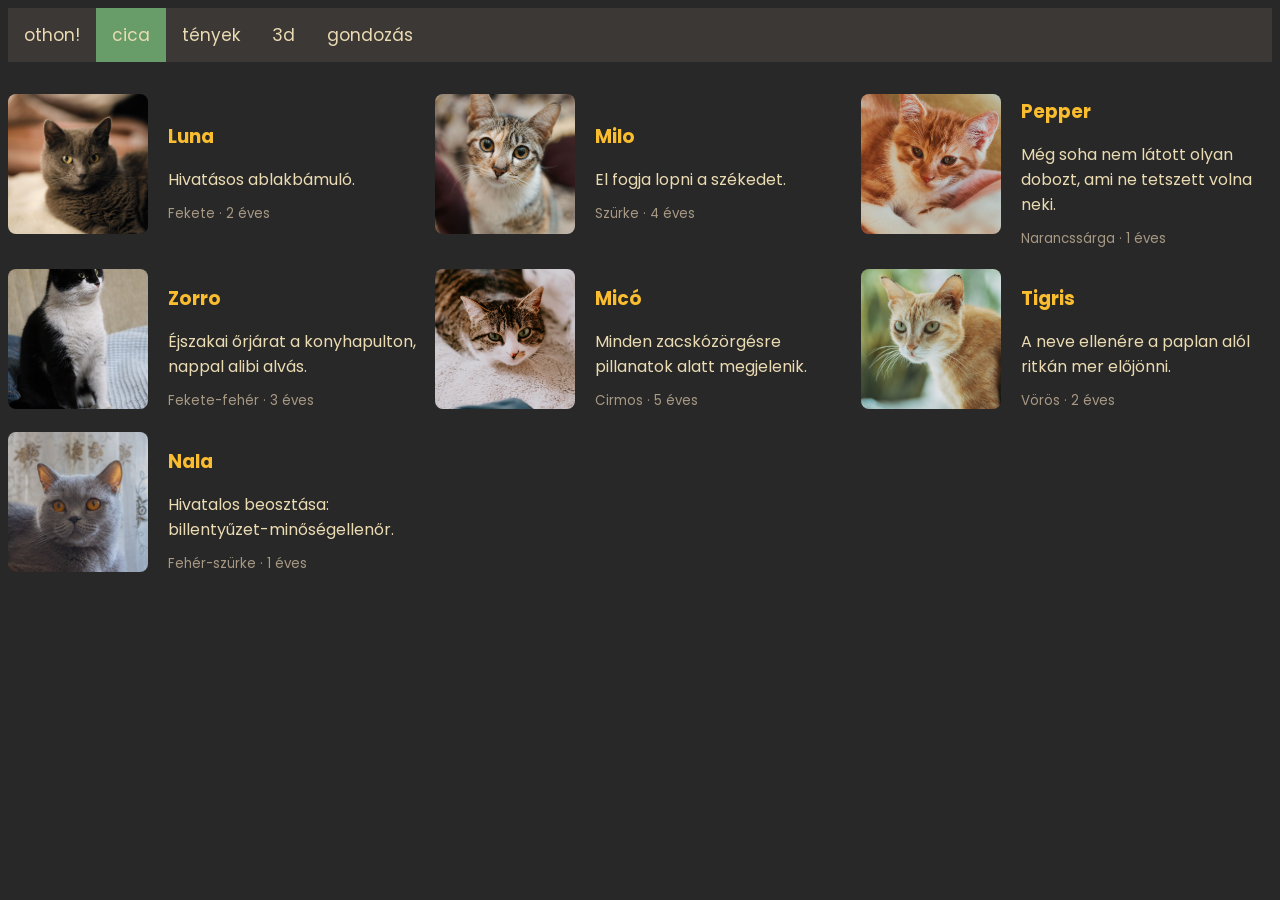
<file: cica.html>
<!doctype html>
<html lang="en">
  <head>
    <meta charset="UTF-8" />
    <meta name="viewport" content="width=device-width, initial-scale=1.0" />
    <link rel="preconnect" href="https://fonts.googleapis.com" />
    <link rel="preconnect" href="https://fonts.gstatic.com" crossorigin />
    <link
      href="https://fonts.googleapis.com/css2?family=Poppins:ital,wght@0,100;0,200;0,300;0,400;0,500;0,600;0,700;0,800;0,900;1,100;1,200;1,300;1,400;1,500;1,600;1,700;1,800;1,900&display=swap"
      rel="stylesheet"
    />
    <link rel="stylesheet" href="style/cica.css" />
    <link rel="stylesheet" href="style/cursor.css" />
    <title>cica</title>
  </head>
  <header>
    <div class="topnav">
      <a href="index.html">othon!</a>
      <a class="active" href="#">cica</a>
      <a href="facts.html">tények</a>
      <a href="3d.html">3d</a>
      <a href="gondozas.html">gondozás</a>
    </div>
  </header>
  <body>
    <section class="cat-grid">
      <article class="cat-card">
        <img src="img/cicak/luna.jpg" alt="Luna" />
        <div>
          <h3>Luna</h3>
          <p>Hivatásos ablakbámuló.</p>
          <small>Fekete · 2 éves</small>
        </div>
      </article>

      <article class="cat-card">
        <img src="img/cicak/milo.jpg" alt="Milo" />
        <div>
          <h3>Milo</h3>
          <p>El fogja lopni a székedet.</p>
          <small>Szürke · 4 éves</small>
        </div>
      </article>

      <article class="cat-card">
        <img src="img/cicak/pepper.jpg" alt="Pepper" />
        <div>
          <h3>Pepper</h3>
          <p>Még soha nem látott olyan dobozt, ami ne tetszett volna neki.</p>
          <small>Narancssárga · 1 éves</small>
        </div>
      </article>
      <article class="cat-card">
        <img src="img/cicak/zorro.jpg" alt="Zorro" />
        <div>
          <h3>Zorro</h3>
          <p>Éjszakai őrjárat a konyhapulton, nappal alibi alvás.</p>
          <small>Fekete-fehér · 3 éves</small>
        </div>
      </article>

      <article class="cat-card">
        <img src="img/cicak/mico.jpg" alt="Micó" />
        <div>
          <h3>Micó</h3>
          <p>Minden zacskózörgésre pillanatok alatt megjelenik.</p>
          <small>Cirmos · 5 éves</small>
        </div>
      </article>

      <article class="cat-card">
        <img src="img/cicak/tigris.jpg" alt="Tigris" />
        <div>
          <h3>Tigris</h3>
          <p>A neve ellenére a paplan alól ritkán mer előjönni.</p>
          <small>Vörös · 2 éves</small>
        </div>
      </article>

      <article class="cat-card">
        <img src="img/cicak/nala.jpg" alt="Nala" />
        <div>
          <h3>Nala</h3>
          <p>Hivatalos beosztása: billentyűzet-minőségellenőr.</p>
          <small>Fehér-szürke · 1 éves</small>
        </div>
      </article>
    </section>
  </body>
</html>
</file>
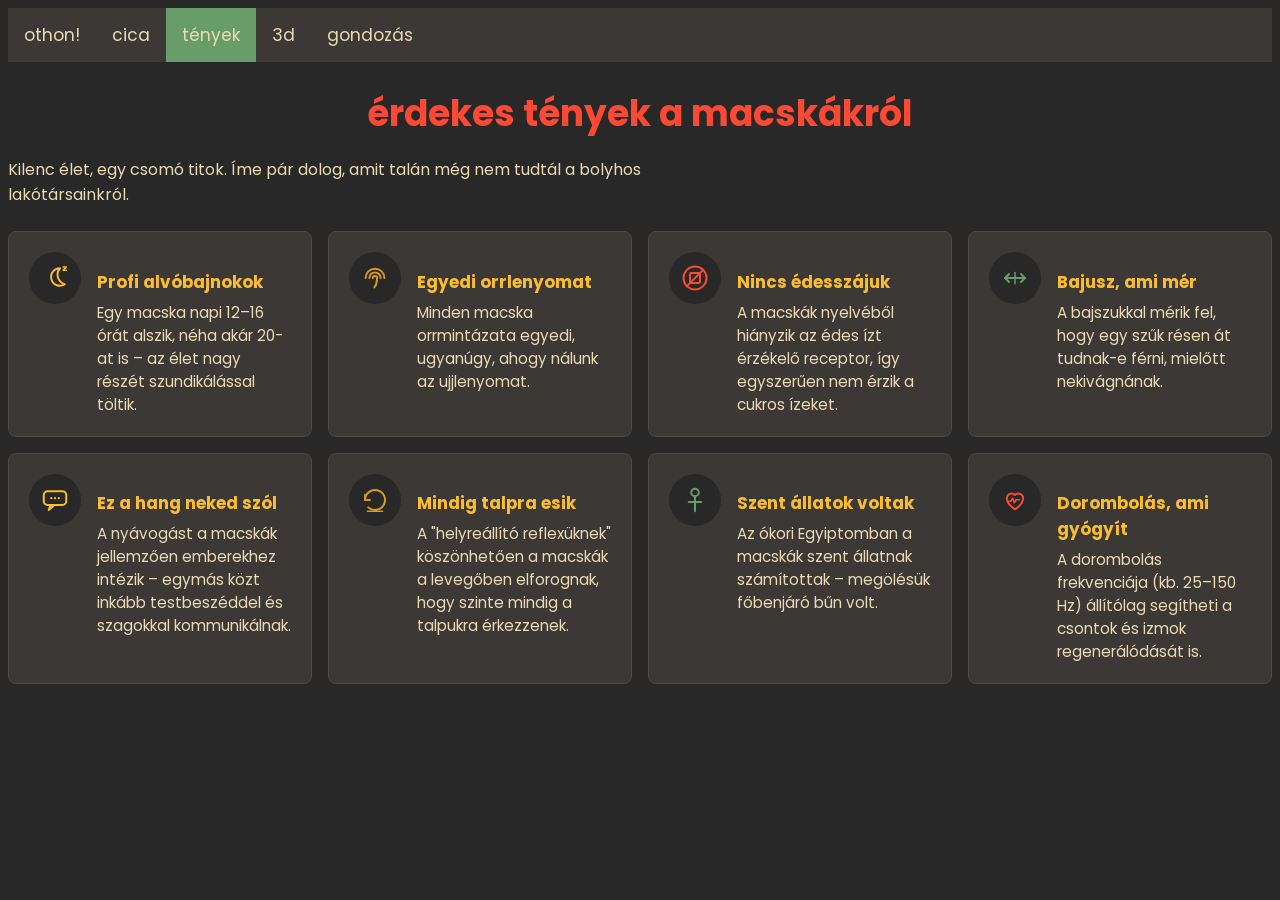
<file: facts.html>
<!doctype html>
<html lang="en">
  <head>
    <meta charset="UTF-8" />
    <meta name="viewport" content="width=device-width, initial-scale=1.0" />
    <link rel="preconnect" href="https://fonts.googleapis.com" />
    <link rel="preconnect" href="https://fonts.gstatic.com" crossorigin />
    <link
      href="https://fonts.googleapis.com/css2?family=Poppins:ital,wght@0,100;0,200;0,300;0,400;0,500;0,600;0,700;0,800;0,900;1,100;1,200;1,300;1,400;1,500;1,600;1,700;1,800;1,900&display=swap"
      rel="stylesheet"
    />
    <link rel="stylesheet" href="style/cica.css" />
    <link rel="stylesheet" href="style/facts.css" />
    <link rel="stylesheet" href="style/cursor.css" />
    <title>érdekes tények</title>
  </head>
  <header>
    <div class="topnav">
      <a href="index.html">othon!</a>
      <a href="cica.html">cica</a>
      <a class="active" href="#">tények</a>
      <a href="3d.html">3d</a>
      <a href="gondozas.html">gondozás</a>
    </div>
  </header>
  <body>
    <h1 style="text-align: center">érdekes tények a macskákról</h1>
    <p class="facts-intro">
      Kilenc élet, egy csomó titok. Íme pár dolog, amit talán még nem tudtál a
      bolyhos lakótársainkról.
    </p>

    <section class="facts-grid">
      <article class="fact-card">
        <div class="fact-icon">
          <svg
            viewBox="0 0 24 24"
            fill="none"
            stroke="#fabd2f"
            stroke-width="1.6"
            stroke-linecap="round"
            stroke-linejoin="round"
          >
            <path d="M16 4.2a7 7 0 1 0 3.8 12.8A7.9 7.9 0 0 1 16 4.2Z" />
            <path d="M18.5 3.2H21l-2.5 2.6H21" stroke-width="1.3" />
          </svg>
        </div>
        <div>
          <h3>Profi alvóbajnokok</h3>
          <p>
            Egy macska napi 12–16 órát alszik, néha akár 20-at is – az élet nagy
            részét szundikálással töltik.
          </p>
        </div>
      </article>

      <article class="fact-card">
        <div class="fact-icon">
          <svg
            viewBox="0 0 24 24"
            fill="none"
            stroke="#d79921"
            stroke-width="1.6"
            stroke-linecap="round"
            stroke-linejoin="round"
          >
            <path d="M4.5 12a7.5 7.5 0 0 1 15 0" />
            <path d="M7.5 12a4.5 4.5 0 0 1 9 0" />
            <path d="M10.3 12a1.7 1.7 0 0 1 3.4 0c0 3.2-.9 5.8-2.2 7.6" />
          </svg>
        </div>
        <div>
          <h3>Egyedi orrlenyomat</h3>
          <p>
            Minden macska orrmintázata egyedi, ugyanúgy, ahogy nálunk az
            ujjlenyomat.
          </p>
        </div>
      </article>

      <article class="fact-card">
        <div class="fact-icon">
          <svg
            viewBox="0 0 24 24"
            fill="none"
            stroke="#fb4934"
            stroke-width="1.6"
            stroke-linecap="round"
            stroke-linejoin="round"
          >
            <rect x="8" y="8" width="8" height="8" rx="1" />
            <circle cx="12" cy="12" r="9.2" />
            <line x1="5.3" y1="18.7" x2="18.7" y2="5.3" />
          </svg>
        </div>
        <div>
          <h3>Nincs édesszájuk</h3>
          <p>
            A macskák nyelvéből hiányzik az édes ízt érzékelő receptor, így
            egyszerűen nem érzik a cukros ízeket.
          </p>
        </div>
      </article>

      <article class="fact-card">
        <div class="fact-icon">
          <svg
            viewBox="0 0 24 24"
            fill="none"
            stroke="#689d6a"
            stroke-width="1.6"
            stroke-linecap="round"
            stroke-linejoin="round"
          >
            <line x1="4" y1="12" x2="20" y2="12" />
            <path d="M4 12l3.2-3.2M4 12l3.2 3.2" />
            <path d="M20 12l-3.2-3.2M20 12l-3.2 3.2" />
            <line x1="12" y1="7.5" x2="12" y2="16.5" stroke-width="1.2" />
          </svg>
        </div>
        <div>
          <h3>Bajusz, ami mér</h3>
          <p>
            A bajszukkal mérik fel, hogy egy szűk résen át tudnak-e férni,
            mielőtt nekivágnának.
          </p>
        </div>
      </article>

      <article class="fact-card">
        <div class="fact-icon">
          <svg
            viewBox="0 0 24 24"
            fill="none"
            stroke="#fabd2f"
            stroke-width="1.6"
            stroke-linecap="round"
            stroke-linejoin="round"
          >
            <rect x="3" y="5" width="18" height="11" rx="3" />
            <path d="M8.5 16l-1.5 4 4.5-4" />
            <circle cx="9" cy="10.5" r="0.9" fill="#fabd2f" stroke="none" />
            <circle cx="12" cy="10.5" r="0.9" fill="#fabd2f" stroke="none" />
            <circle cx="15" cy="10.5" r="0.9" fill="#fabd2f" stroke="none" />
          </svg>
        </div>
        <div>
          <h3>Ez a hang neked szól</h3>
          <p>
            A nyávogást a macskák jellemzően emberekhez intézik – egymás közt
            inkább testbeszéddel és szagokkal kommunikálnak.
          </p>
        </div>
      </article>

      <article class="fact-card">
        <div class="fact-icon">
          <svg
            viewBox="0 0 24 24"
            fill="none"
            stroke="#d79921"
            stroke-width="1.6"
            stroke-linecap="round"
            stroke-linejoin="round"
          >
            <path d="M4 12a8 8 0 1 1 2.6 5.9" />
            <path d="M4 12V8M4 12h4" />
            <line x1="6" y1="21" x2="18" y2="21" stroke-width="1.3" />
          </svg>
        </div>
        <div>
          <h3>Mindig talpra esik</h3>
          <p>
            A "helyreállító reflexüknek" köszönhetően a macskák a levegőben
            elforognak, hogy szinte mindig a talpukra érkezzenek.
          </p>
        </div>
      </article>

      <article class="fact-card">
        <div class="fact-icon">
          <svg
            viewBox="0 0 24 24"
            fill="none"
            stroke="#689d6a"
            stroke-width="1.6"
            stroke-linecap="round"
            stroke-linejoin="round"
          >
            <circle cx="12" cy="6" r="3" />
            <line x1="12" y1="9" x2="12" y2="21" />
            <line x1="7" y1="13.5" x2="17" y2="13.5" />
          </svg>
        </div>
        <div>
          <h3>Szent állatok voltak</h3>
          <p>
            Az ókori Egyiptomban a macskák szent állatnak számítottak –
            megölésük főbenjáró bűn volt.
          </p>
        </div>
      </article>

      <article class="fact-card">
        <div class="fact-icon">
          <svg
            viewBox="0 0 24 24"
            fill="none"
            stroke="#fb4934"
            stroke-width="1.6"
            stroke-linecap="round"
            stroke-linejoin="round"
          >
            <path
              d="M12 19.5s-6.5-4-6.5-9A3.8 3.8 0 0 1 12 8a3.8 3.8 0 0 1 6.5 2.5c0 5-6.5 9-6.5 9Z"
            />
            <path
              d="M6.5 13h2.2l1.4-2.4 1.4 3.6 1.4-2.4h2.6"
              stroke-width="1.3"
            />
          </svg>
        </div>
        <div>
          <h3>Dorombolás, ami gyógyít</h3>
          <p>
            A dorombolás frekvenciája (kb. 25–150 Hz) állítólag segítheti a
            csontok és izmok regenerálódását is.
          </p>
        </div>
      </article>
    </section>
  </body>
</html>
</file>
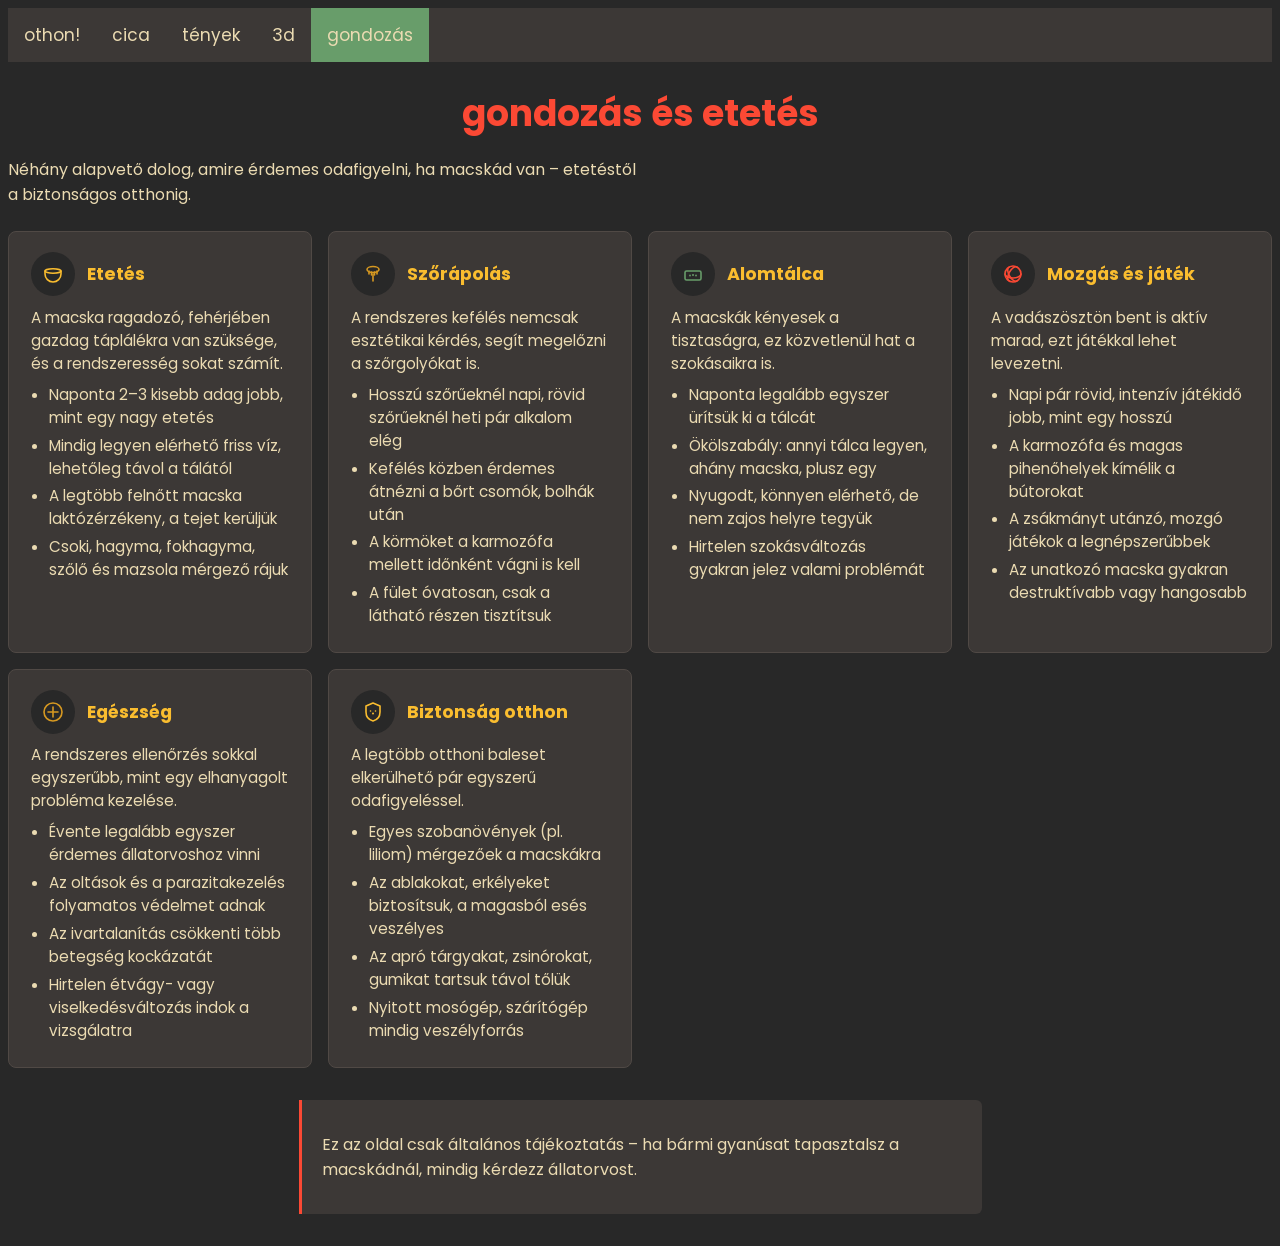
<file: gondozas.html>
<!doctype html>
<html lang="en">
  <head>
    <meta charset="UTF-8" />
    <meta name="viewport" content="width=device-width, initial-scale=1.0" />
    <link rel="preconnect" href="https://fonts.googleapis.com" />
    <link rel="preconnect" href="https://fonts.gstatic.com" crossorigin />
    <link
      href="https://fonts.googleapis.com/css2?family=Poppins:ital,wght@0,100;0,200;0,300;0,400;0,500;0,600;0,700;0,800;0,900;1,100;1,200;1,300;1,400;1,500;1,600;1,700;1,800;1,900&display=swap"
      rel="stylesheet"
    />
    <link rel="stylesheet" href="style/cica.css" />
    <link rel="stylesheet" href="style/care.css" />
    <link rel="stylesheet" href="style/cursor.css" />
    <title>gondozás</title>
  </head>
  <header>
    <div class="topnav">
      <a href="index.html">othon!</a>
      <a href="cica.html">cica</a>
      <a href="facts.html">tények</a>
      <a href="3d.html">3d</a>
      <a class="active" href="#">gondozás</a>
    </div>
  </header>
  <body>
    <h1 style="text-align: center">gondozás és etetés</h1>
    <p class="care-intro">
      Néhány alapvető dolog, amire érdemes odafigyelni, ha macskád van –
      etetéstől a biztonságos otthonig.
    </p>

    <section class="care-grid">
      <article class="care-card">
        <div class="care-card-head">
          <div class="care-icon">
            <svg
              viewBox="0 0 24 24"
              fill="none"
              stroke="#fabd2f"
              stroke-width="1.6"
              stroke-linecap="round"
              stroke-linejoin="round"
            >
              <ellipse cx="12" cy="9" rx="8" ry="2.2" />
              <path d="M4 9v3a8 8 0 0 0 16 0V9" />
            </svg>
          </div>
          <h3>Etetés</h3>
        </div>
        <p>
          A macska ragadozó, fehérjében gazdag táplálékra van szüksége, és a
          rendszeresség sokat számít.
        </p>
        <ul>
          <li>Naponta 2–3 kisebb adag jobb, mint egy nagy etetés</li>
          <li>Mindig legyen elérhető friss víz, lehetőleg távol a tálától</li>
          <li>A legtöbb felnőtt macska laktózérzékeny, a tejet kerüljük</li>
          <li>Csoki, hagyma, fokhagyma, szőlő és mazsola mérgező rájuk</li>
        </ul>
      </article>

      <article class="care-card">
        <div class="care-card-head">
          <div class="care-icon">
            <svg
              viewBox="0 0 24 24"
              fill="none"
              stroke="#d79921"
              stroke-width="1.6"
              stroke-linecap="round"
              stroke-linejoin="round"
            >
              <ellipse cx="12" cy="7.5" rx="6" ry="3" />
              <line x1="12" y1="19" x2="12" y2="12" />
              <line x1="8" y1="9" x2="8" y2="12" />
              <line x1="10.5" y1="10" x2="10.5" y2="13" />
              <line x1="13.5" y1="10" x2="13.5" y2="13" />
              <line x1="16" y1="9" x2="16" y2="12" />
            </svg>
          </div>
          <h3>Szőrápolás</h3>
        </div>
        <p>
          A rendszeres kefélés nemcsak esztétikai kérdés, segít megelőzni a
          szőrgolyókat is.
        </p>
        <ul>
          <li>
            Hosszú szőrűeknél napi, rövid szőrűeknél heti pár alkalom elég
          </li>
          <li>Kefélés közben érdemes átnézni a bőrt csomók, bolhák után</li>
          <li>A körmöket a karmozófa mellett időnként vágni is kell</li>
          <li>A fület óvatosan, csak a látható részen tisztítsuk</li>
        </ul>
      </article>

      <article class="care-card">
        <div class="care-card-head">
          <div class="care-icon">
            <svg
              viewBox="0 0 24 24"
              fill="none"
              stroke="#689d6a"
              stroke-width="1.6"
              stroke-linecap="round"
              stroke-linejoin="round"
            >
              <rect x="4" y="9" width="16" height="9" rx="1.5" />
              <circle cx="9" cy="13.5" r="0.9" fill="#689d6a" stroke="none" />
              <circle cx="12" cy="13" r="1" fill="#689d6a" stroke="none" />
              <circle cx="15" cy="13.5" r="0.9" fill="#689d6a" stroke="none" />
            </svg>
          </div>
          <h3>Alomtálca</h3>
        </div>
        <p>
          A macskák kényesek a tisztaságra, ez közvetlenül hat a szokásaikra is.
        </p>
        <ul>
          <li>Naponta legalább egyszer ürítsük ki a tálcát</li>
          <li>Ökölszabály: annyi tálca legyen, ahány macska, plusz egy</li>
          <li>Nyugodt, könnyen elérhető, de nem zajos helyre tegyük</li>
          <li>Hirtelen szokásváltozás gyakran jelez valami problémát</li>
        </ul>
      </article>

      <article class="care-card">
        <div class="care-card-head">
          <div class="care-icon">
            <svg
              viewBox="0 0 24 24"
              fill="none"
              stroke="#fb4934"
              stroke-width="1.6"
              stroke-linecap="round"
              stroke-linejoin="round"
            >
              <circle cx="12" cy="12" r="8" />
              <path d="M4 12a8 4 0 0 0 16 0" transform="rotate(0 12 12)" />
              <path d="M4 12a8 4 0 0 0 16 0" transform="rotate(60 12 12)" />
              <path d="M4 12a8 4 0 0 0 16 0" transform="rotate(120 12 12)" />
            </svg>
          </div>
          <h3>Mozgás és játék</h3>
        </div>
        <p>A vadászösztön bent is aktív marad, ezt játékkal lehet levezetni.</p>
        <ul>
          <li>Napi pár rövid, intenzív játékidő jobb, mint egy hosszú</li>
          <li>A karmozófa és magas pihenőhelyek kímélik a bútorokat</li>
          <li>A zsákmányt utánzó, mozgó játékok a legnépszerűbbek</li>
          <li>Az unatkozó macska gyakran destruktívabb vagy hangosabb</li>
        </ul>
      </article>

      <article class="care-card">
        <div class="care-card-head">
          <div class="care-icon">
            <svg
              viewBox="0 0 24 24"
              fill="none"
              stroke="#d79921"
              stroke-width="1.6"
              stroke-linecap="round"
              stroke-linejoin="round"
            >
              <circle cx="12" cy="12" r="9" />
              <line x1="12" y1="7" x2="12" y2="17" />
              <line x1="7" y1="12" x2="17" y2="12" />
            </svg>
          </div>
          <h3>Egészség</h3>
        </div>
        <p>
          A rendszeres ellenőrzés sokkal egyszerűbb, mint egy elhanyagolt
          probléma kezelése.
        </p>
        <ul>
          <li>Évente legalább egyszer érdemes állatorvoshoz vinni</li>
          <li>Az oltások és a parazitakezelés folyamatos védelmet adnak</li>
          <li>Az ivartalanítás csökkenti több betegség kockázatát</li>
          <li>Hirtelen étvágy- vagy viselkedésváltozás indok a vizsgálatra</li>
        </ul>
      </article>

      <article class="care-card">
        <div class="care-card-head">
          <div class="care-icon">
            <svg
              viewBox="0 0 24 24"
              fill="none"
              stroke="#fabd2f"
              stroke-width="1.6"
              stroke-linecap="round"
              stroke-linejoin="round"
            >
              <path d="M12 3l7 3v6c0 5-3 8-7 9-4-1-7-4-7-9V6Z" />
              <circle cx="9.5" cy="11" r="0.8" fill="#fabd2f" stroke="none" />
              <circle cx="14.5" cy="11" r="0.8" fill="#fabd2f" stroke="none" />
              <circle cx="12" cy="13.5" r="1" fill="#fabd2f" stroke="none" />
            </svg>
          </div>
          <h3>Biztonság otthon</h3>
        </div>
        <p>
          A legtöbb otthoni baleset elkerülhető pár egyszerű odafigyeléssel.
        </p>
        <ul>
          <li>Egyes szobanövények (pl. liliom) mérgezőek a macskákra</li>
          <li>
            Az ablakokat, erkélyeket biztosítsuk, a magasból esés veszélyes
          </li>
          <li>Az apró tárgyakat, zsinórokat, gumikat tartsuk távol tőlük</li>
          <li>Nyitott mosógép, szárítógép mindig veszélyforrás</li>
        </ul>
      </article>
    </section>

    <div class="care-note">
      <p>
        Ez az oldal csak általános tájékoztatás – ha bármi gyanúsat tapasztalsz
        a macskádnál, mindig kérdezz állatorvost.
      </p>
    </div>
  </body>
</html>
</file>
<file: style/cica.css>
body {
  font-family: "Poppins", sans-serif;
  font-size: 16px;
  background-color: #282828;
}

h1 {
  color: #fb4934;
  font-size: 36px;
  margin-bottom: 1rem;
}

p,
a {
  color: #ebdbb2;
  font-style: normal;
}

.topnav {
  background-color: #3c3836;
  overflow: hidden;
}

.topnav a {
  float: left;
  color: #ebdbb2;
  text-align: center;
  padding: 14px 16px;
  text-decoration: none;
  font-size: 17px;
}

.topnav a:hover {
  text-shadow: 2px 2px 4px #000000;
  background-color: #504945;
}

.topnav a.active {
  background-color: #689d6a;
  color: #ebdbb2;
}

.cat-card {
  display: grid;
  grid-template-columns: 140px 1fr;
  gap: 1.25rem;
  align-items: center;
}

.cat-card img {
  width: 140px;
  height: 140px;
  object-fit: cover;
  border-radius: 8px;
}

.cat-card h3 {
  margin-bottom: 0.4rem;
  color: #fabd2f;
}

.cat-card p {
  margin-bottom: 0.5rem;
}

.cat-card small {
  color: #a89984;
}

.cat-grid {
  margin-top: 1rem;
  display: grid;
  grid-template-columns: repeat(auto-fit, minmax(320px, 1fr));
  gap: 1rem;
}
</file>
<file: style/cursor.css>
* {
  cursor:
    url("[data-uri]")
      15 17,
    auto;
}

a,
button,
.topnav a,
input[type="button"],
input[type="submit"],
[role="button"] {
  cursor:
    url("[data-uri]")
      13 17,
    pointer;
}
</file>
<file: style/facts.css>
.facts-intro {
  max-width: 640px;
  margin: 1rem 0 1.5rem;
}

.facts-grid {
  display: grid;
  grid-template-columns: repeat(auto-fit, minmax(280px, 1fr));
  gap: 1rem;
  margin-bottom: 2rem;
}

.fact-card {
  background-color: var(--pico-card-background-color, #3c3836);
  border: 1px solid var(--pico-card-border-color, #504945);
  border-radius: 8px;
  padding: 1.25rem;
  display: flex;
  gap: 1rem;
  align-items: flex-start;
}

.fact-icon {
  flex: 0 0 auto;
  width: 52px;
  height: 52px;
  border-radius: 50%;
  background-color: #282828;
  display: flex;
  align-items: center;
  justify-content: center;
}

.fact-icon svg {
  width: 30px;
  height: 30px;
}

.fact-card h3 {
  margin-bottom: 0.35rem;
  color: #fabd2f;
  font-size: 1.05rem;
}

.fact-card p {
  margin: 0;
  font-size: 0.95rem;
}
</file>
<file: style/care.css>
.care-intro {
  max-width: 640px;
  margin: 1rem 0 1.5rem;
}

.care-grid {
  display: grid;
  grid-template-columns: repeat(auto-fit, minmax(300px, 1fr));
  gap: 1rem;
  margin-bottom: 2rem;
}

.care-card {
  background-color: var(--pico-card-background-color, #3c3836);
  border: 1px solid var(--pico-card-border-color, #504945);
  border-radius: 8px;
  padding: 1.25rem 1.4rem;
}

.care-card-head {
  display: flex;
  align-items: center;
  gap: 0.75rem;
  margin-bottom: 0.6rem;
}

.care-icon {
  flex: 0 0 auto;
  width: 44px;
  height: 44px;
  border-radius: 50%;
  background-color: #282828;
  display: flex;
  align-items: center;
  justify-content: center;
}

.care-icon svg {
  width: 24px;
  height: 24px;
}

.care-card h3 {
  margin: 0;
  color: #fabd2f;
  font-size: 1.1rem;
}

.care-card p {
  margin: 0 0 0.5rem;
  font-size: 0.95rem;
  color: var(--pico-color, #ebdbb2);
}

.care-card ul {
  margin: 0;
  padding-left: 1.1rem;
  font-size: 0.95rem;
}

.care-card li {
  margin-bottom: 0.3rem;
  color: var(--pico-color, #ebdbb2);
}

.care-note {
  max-width: 640px;
  margin: 0 auto 2rem;
  padding: 1rem 1.25rem;
  border-left: 3px solid #fb4934;
  background-color: var(--pico-card-background-color, #3c3836);
  border-radius: 0 6px 6px 0;
}
</file>
